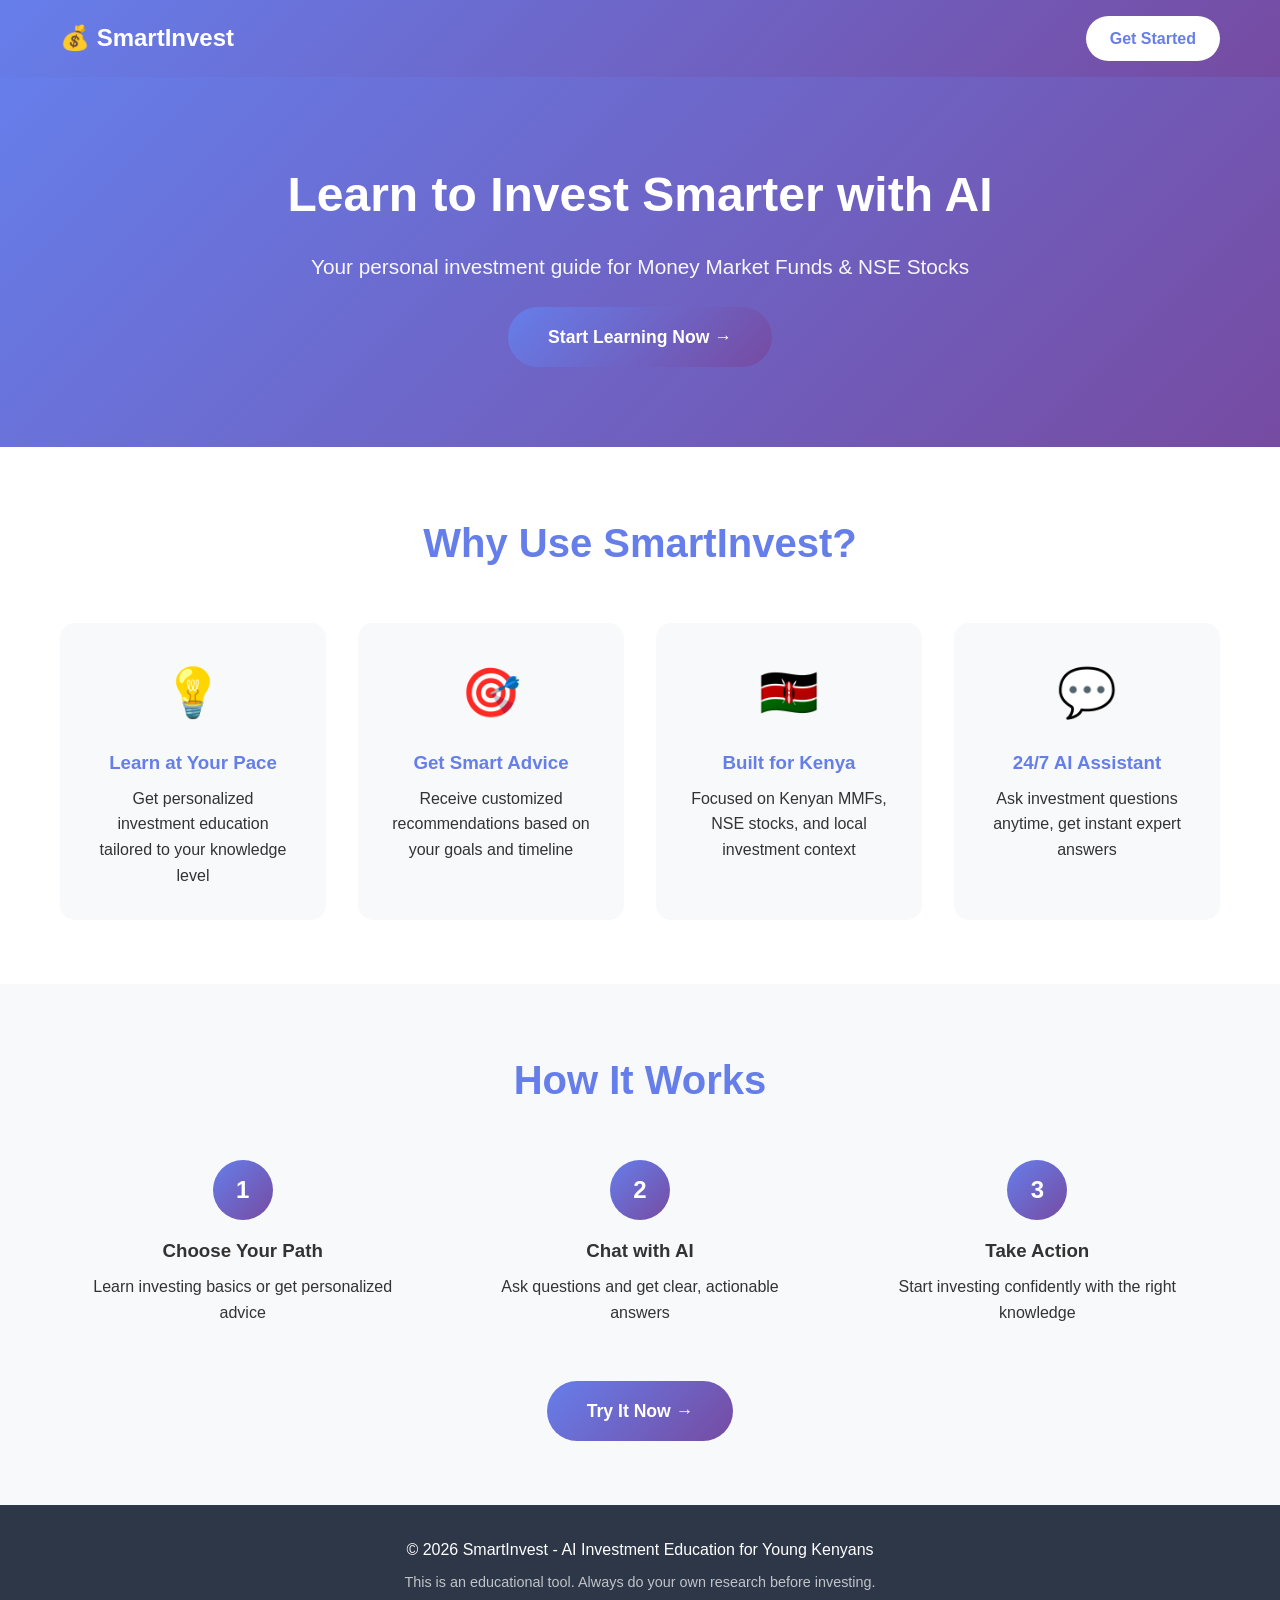
<file: index.html>
<!DOCTYPE html>
<html lang="en">
<head>
    <meta charset="UTF-8">
    <meta name="viewport" content="width=device-width, initial-scale=1.0">
    <title>SmartInvest - AI Investment Assistant for Young Kenyans</title>
    <link rel="stylesheet" href="css/style.css">
</head>
<body>
    <!-- Navigation -->
    <nav class="navbar">
        <div class="container">
            <div class="logo">💰 SmartInvest</div>
            <a href="chat.html" class="btn-primary">Get Started</a>
        </div>
    </nav>

    <!-- Hero Section -->
    <section class="hero">
        <div class="container">
            <h1>Learn to Invest Smarter with AI</h1>
            <p class="subtitle">Your personal investment guide for Money Market Funds & NSE Stocks</p>
            <a href="chat.html" class="btn-large">Start Learning Now →</a>
        </div>
    </section>

    <!-- Features Section -->
    <section class="features">
        <div class="container">
            <h2>Why Use SmartInvest?</h2>
            <div class="feature-grid">
                <div class="feature-card">
                    <div class="icon">💡</div>
                    <h3>Learn at Your Pace</h3>
                    <p>Get personalized investment education tailored to your knowledge level</p>
                </div>
                <div class="feature-card">
                    <div class="icon">🎯</div>
                    <h3>Get Smart Advice</h3>
                    <p>Receive customized recommendations based on your goals and timeline</p>
                </div>
                <div class="feature-card">
                    <div class="icon">🇰🇪</div>
                    <h3>Built for Kenya</h3>
                    <p>Focused on Kenyan MMFs, NSE stocks, and local investment context</p>
                </div>
                <div class="feature-card">
                    <div class="icon">💬</div>
                    <h3>24/7 AI Assistant</h3>
                    <p>Ask investment questions anytime, get instant expert answers</p>
                </div>
            </div>
        </div>
    </section>

    <!-- How It Works Section -->
    <section class="how-it-works">
        <div class="container">
            <h2>How It Works</h2>
            <div class="steps">
                <div class="step">
                    <div class="step-number">1</div>
                    <h3>Choose Your Path</h3>
                    <p>Learn investing basics or get personalized advice</p>
                </div>
                <div class="step">
                    <div class="step-number">2</div>
                    <h3>Chat with AI</h3>
                    <p>Ask questions and get clear, actionable answers</p>
                </div>
                <div class="step">
                    <div class="step-number">3</div>
                    <h3>Take Action</h3>
                    <p>Start investing confidently with the right knowledge</p>
                </div>
            </div>
            <a href="chat.html" class="btn-large">Try It Now →</a>
        </div>
    </section>

    <!-- Footer -->
    <footer>
        <div class="container">
            <p>&copy; 2026 SmartInvest - AI Investment Education for Young Kenyans</p>
            <p class="disclaimer">This is an educational tool. Always do your own research before investing.</p>
        </div>
    </footer>
</body>
</html>
</file>
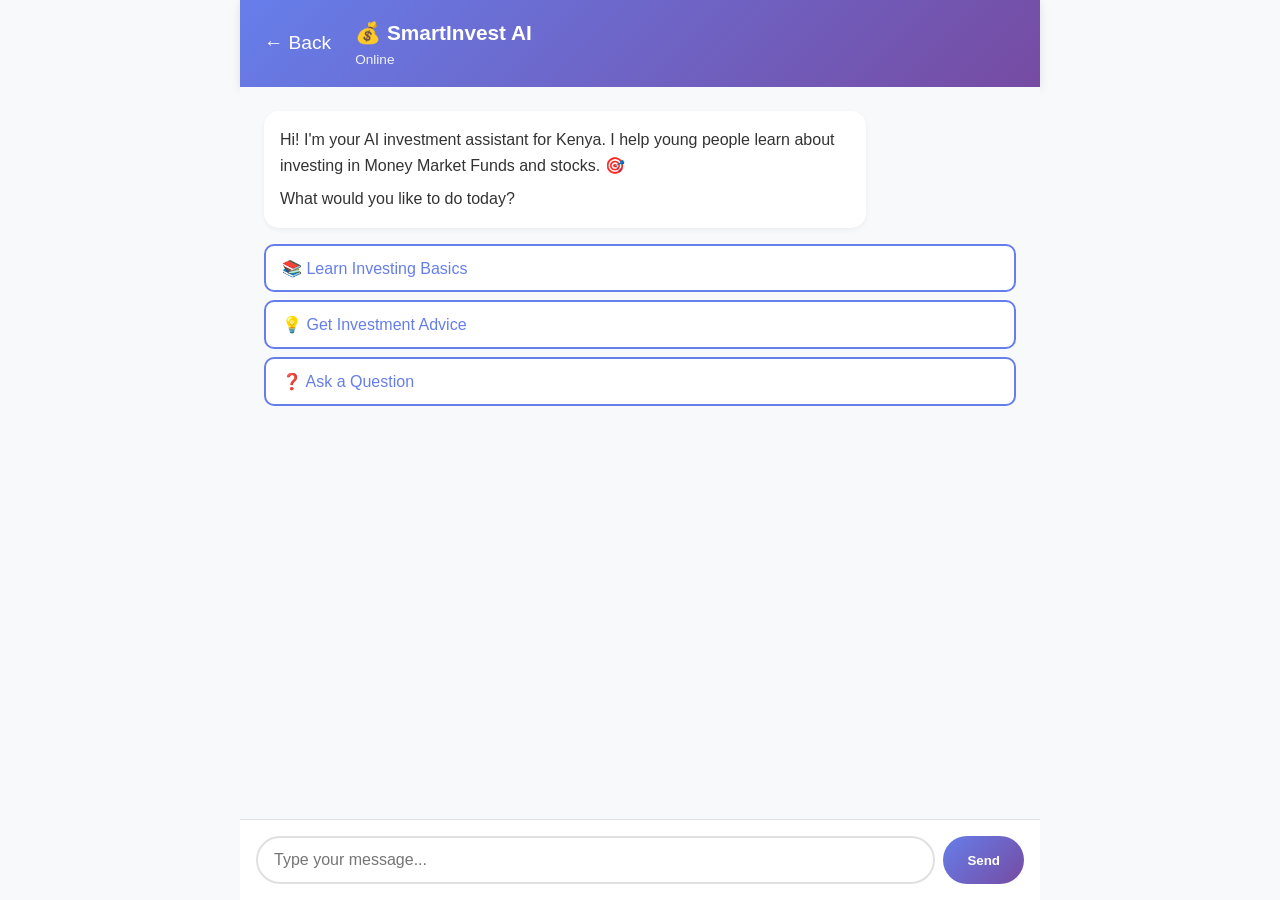
<file: chat.html>
<!DOCTYPE html>
<html lang="en">
<head>
    <meta charset="UTF-8">
    <meta name="viewport" content="width=device-width, initial-scale=1.0">
    <title>Chat - SmartInvest AI Assistant</title>
    <link rel="stylesheet" href="css/style.css">
</head>
<body>
    <!-- Chat Container -->
    <div class="chat-container">
        <!-- Chat Header -->
        <div class="chat-header">
            <a href="index.html" class="back-btn">← Back</a>
            <div class="chat-title">
                <h2>💰 SmartInvest AI</h2>
                <p class="status">Online</p>
            </div>
        </div>

        <!-- Chat Messages Area -->
        <div class="chat-messages" id="chatMessages">
            <!-- Welcome message -->
            <div class="message bot-message">
                <div class="message-content">
                    <p>Hi! I'm your AI investment assistant for Kenya. I help young people learn about investing in Money Market Funds and stocks. 🎯</p>
                    <p>What would you like to do today?</p>
                </div>
            </div>
            
            <!-- Initial Options -->
            <div class="message bot-message">
                <div class="button-group">
                    <button class="option-btn" onclick="handleOption('learn')">📚 Learn Investing Basics</button>
                    <button class="option-btn" onclick="handleOption('advice')">💡 Get Investment Advice</button>
                    <button class="option-btn" onclick="handleOption('question')">❓ Ask a Question</button>
                </div>
            </div>
        </div>

        <!-- Chat Input Area -->
        <div class="chat-input-container">
            <input 
                type="text" 
                id="userInput" 
                class="chat-input" 
                placeholder="Type your message..."
                onkeypress="handleKeyPress(event)"
            >
            <button class="send-btn" onclick="sendMessage()">Send</button>
        </div>
    </div>

  <!-- Link JavaScript Files -->
<script src="js/responses.js"></script>
<script src="js/script.js"></script>
<script src="js/ai-integration.js"></script>
</body>
</html>
</file>
<file: css/style.css>
/* Reset & Base Styles */
* {
    margin: 0;
    padding: 0;
    box-sizing: border-box;
}

body {
    font-family: -apple-system, BlinkMacSystemFont, 'Segoe UI', Roboto, 'Helvetica Neue', Arial, sans-serif;
    line-height: 1.6;
    color: #333;
    background-color: #f8f9fa;
}

.container {
    max-width: 1200px;
    margin: 0 auto;
    padding: 0 20px;
}

/* Navigation */
.navbar {
    background: linear-gradient(135deg, #667eea 0%, #764ba2 100%);
    color: white;
    padding: 1rem 0;
    box-shadow: 0 2px 10px rgba(0,0,0,0.1);
}

.navbar .container {
    display: flex;
    justify-content: space-between;
    align-items: center;
}

.logo {
    font-size: 1.5rem;
    font-weight: bold;
}

/* Buttons */
.btn-primary {
    background: white;
    color: #667eea;
    padding: 0.6rem 1.5rem;
    border-radius: 25px;
    text-decoration: none;
    font-weight: 600;
    transition: all 0.3s ease;
}

.btn-primary:hover {
    transform: translateY(-2px);
    box-shadow: 0 5px 15px rgba(0,0,0,0.2);
}

.btn-large {
    display: inline-block;
    background: linear-gradient(135deg, #667eea 0%, #764ba2 100%);
    color: white;
    padding: 1rem 2.5rem;
    border-radius: 30px;
    text-decoration: none;
    font-size: 1.1rem;
    font-weight: 600;
    margin-top: 1.5rem;
    transition: all 0.3s ease;
}

.btn-large:hover {
    transform: translateY(-3px);
    box-shadow: 0 10px 25px rgba(102, 126, 234, 0.4);
}

/* Hero Section */
.hero {
    background: linear-gradient(135deg, #667eea 0%, #764ba2 100%);
    color: white;
    text-align: center;
    padding: 5rem 0;
}

.hero h1 {
    font-size: 3rem;
    margin-bottom: 1rem;
    font-weight: 700;
}

.subtitle {
    font-size: 1.3rem;
    opacity: 0.95;
}

/* Features Section */
.features {
    padding: 4rem 0;
    background: white;
}

.features h2 {
    text-align: center;
    font-size: 2.5rem;
    margin-bottom: 3rem;
    color: #667eea;
}

.feature-grid {
    display: grid;
    grid-template-columns: repeat(auto-fit, minmax(250px, 1fr));
    gap: 2rem;
}

.feature-card {
    background: #f8f9fa;
    padding: 2rem;
    border-radius: 15px;
    text-align: center;
    transition: all 0.3s ease;
}

.feature-card:hover {
    transform: translateY(-5px);
    box-shadow: 0 10px 30px rgba(0,0,0,0.1);
}

.icon {
    font-size: 3rem;
    margin-bottom: 1rem;
}

.feature-card h3 {
    color: #667eea;
    margin-bottom: 0.5rem;
}

/* How It Works Section */
.how-it-works {
    padding: 4rem 0;
    background: #f8f9fa;
    text-align: center;
}

.how-it-works h2 {
    font-size: 2.5rem;
    margin-bottom: 3rem;
    color: #667eea;
}

.steps {
    display: flex;
    justify-content: space-around;
    flex-wrap: wrap;
    margin-bottom: 2rem;
    gap: 2rem;
}

.step {
    flex: 1;
    min-width: 250px;
    max-width: 300px;
}

.step-number {
    width: 60px;
    height: 60px;
    background: linear-gradient(135deg, #667eea 0%, #764ba2 100%);
    color: white;
    border-radius: 50%;
    display: flex;
    align-items: center;
    justify-content: center;
    font-size: 1.5rem;
    font-weight: bold;
    margin: 0 auto 1rem;
}

.step h3 {
    color: #333;
    margin-bottom: 0.5rem;
}

/* Footer */
footer {
    background: #2d3748;
    color: white;
    text-align: center;
    padding: 2rem 0;
}

.disclaimer {
    font-size: 0.9rem;
    opacity: 0.7;
    margin-top: 0.5rem;
}

/* Responsive Design */
@media (max-width: 768px) {
    .hero h1 {
        font-size: 2rem;
    }
    
    .subtitle {
        font-size: 1.1rem;
    }
    
    .feature-grid {
        grid-template-columns: 1fr;
    }
    
    .steps {
        flex-direction: column;
        align-items: center;
    }
}

/* ============================================
   CHAT PAGE STYLES
   ============================================ */

.chat-container {
    max-width: 800px;
    margin: 0 auto;
    height: 100vh;
    display: flex;
    flex-direction: column;
    background: white;
}

/* Chat Header */
.chat-header {
    background: linear-gradient(135deg, #667eea 0%, #764ba2 100%);
    color: white;
    padding: 1rem;
    display: flex;
    align-items: center;
    gap: 1rem;
    box-shadow: 0 2px 10px rgba(0,0,0,0.1);
}

.back-btn {
    color: white;
    text-decoration: none;
    font-size: 1.2rem;
    padding: 0.5rem;
}

.back-btn:hover {
    opacity: 0.8;
}

.chat-title h2 {
    margin: 0;
    font-size: 1.3rem;
}

.status {
    font-size: 0.85rem;
    opacity: 0.9;
    margin: 0;
}

/* Chat Messages Area */
.chat-messages {
    flex: 1;
    overflow-y: auto;
    padding: 1.5rem;
    background: #f8f9fa;
}

/* Individual Messages */
.message {
    margin-bottom: 1rem;
    animation: fadeIn 0.3s ease;
}

@keyframes fadeIn {
    from { opacity: 0; transform: translateY(10px); }
    to { opacity: 1; transform: translateY(0); }
}

.bot-message .message-content {
    background: white;
    padding: 1rem;
    border-radius: 15px;
    max-width: 80%;
    box-shadow: 0 2px 5px rgba(0,0,0,0.05);
}

.user-message {
    display: flex;
    justify-content: flex-end;
}

.user-message .message-content {
    background: linear-gradient(135deg, #667eea 0%, #764ba2 100%);
    color: white;
    padding: 1rem;
    border-radius: 15px;
    max-width: 80%;
}

.message-content p {
    margin: 0.5rem 0;
}

.message-content p:first-child {
    margin-top: 0;
}

.message-content p:last-child {
    margin-bottom: 0;
}

/* Button Groups (Options) */
.button-group {
    display: flex;
    flex-direction: column;
    gap: 0.5rem;
    margin-top: 0.5rem;
}

.option-btn {
    background: white;
    border: 2px solid #667eea;
    color: #667eea;
    padding: 0.8rem 1rem;
    border-radius: 10px;
    cursor: pointer;
    font-size: 1rem;
    font-weight: 500;
    transition: all 0.3s ease;
    text-align: left;
}

.option-btn:hover {
    background: #667eea;
    color: white;
    transform: translateX(5px);
}

/* Chat Input Area */
.chat-input-container {
    padding: 1rem;
    background: white;
    border-top: 1px solid #e0e0e0;
    display: flex;
    gap: 0.5rem;
}

.chat-input {
    flex: 1;
    padding: 0.8rem 1rem;
    border: 2px solid #e0e0e0;
    border-radius: 25px;
    font-size: 1rem;
    outline: none;
    transition: border-color 0.3s ease;
}

.chat-input:focus {
    border-color: #667eea;
}

.send-btn {
    background: linear-gradient(135deg, #667eea 0%, #764ba2 100%);
    color: white;
    border: none;
    padding: 0.8rem 1.5rem;
    border-radius: 25px;
    cursor: pointer;
    font-weight: 600;
    transition: all 0.3s ease;
}

.send-btn:hover {
    transform: scale(1.05);
    box-shadow: 0 5px 15px rgba(102, 126, 234, 0.3);
}

/* Typing Indicator */
.typing-indicator {
    display: flex;
    gap: 5px;
    padding: 1rem;
}

.typing-indicator span {
    width: 8px;
    height: 8px;
    background: #667eea;
    border-radius: 50%;
    animation: typing 1.4s infinite;
}

.typing-indicator span:nth-child(2) {
    animation-delay: 0.2s;
}

.typing-indicator span:nth-child(3) {
    animation-delay: 0.4s;
}

@keyframes typing {
    0%, 60%, 100% { transform: translateY(0); }
    30% { transform: translateY(-10px); }
}

/* Mobile Responsive */
@media (max-width: 768px) {
    .chat-messages {
        padding: 1rem;
    }
    
    .bot-message .message-content,
    .user-message .message-content {
        max-width: 90%;
    }
}
</file>
